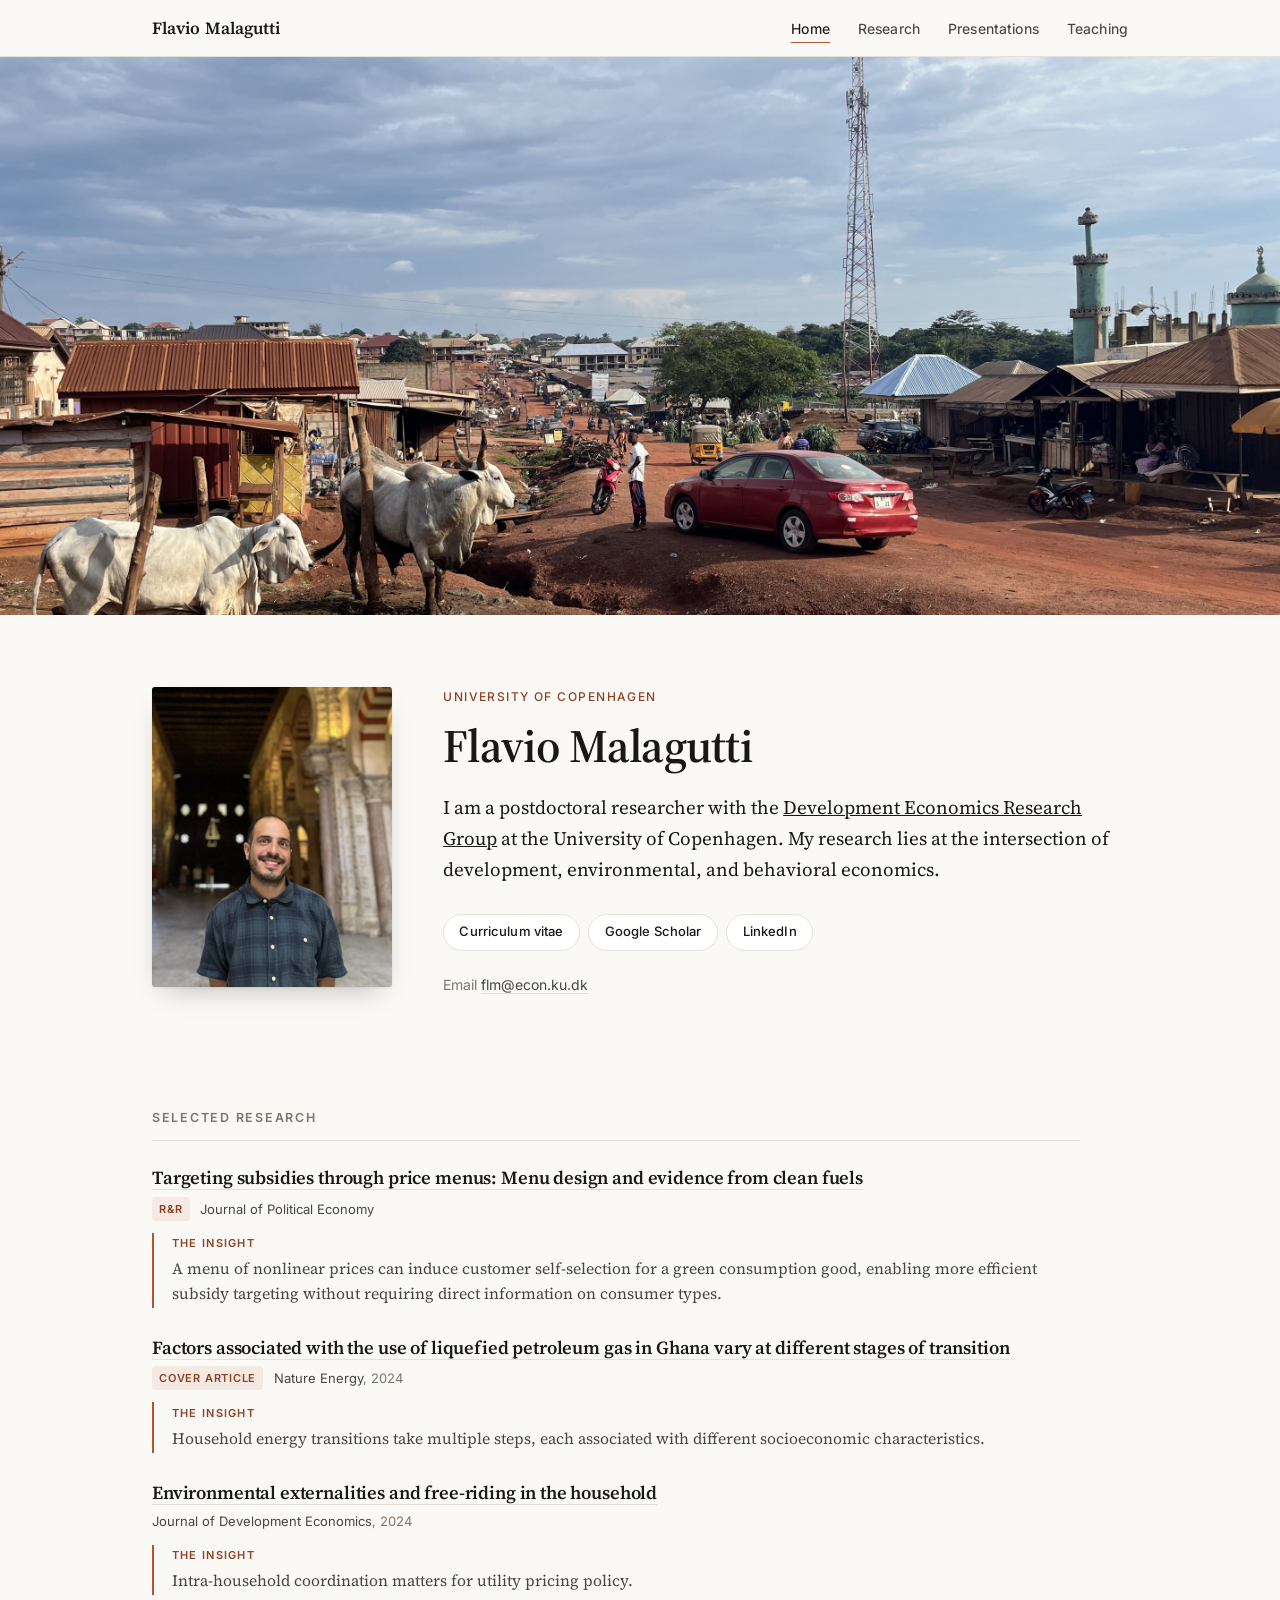
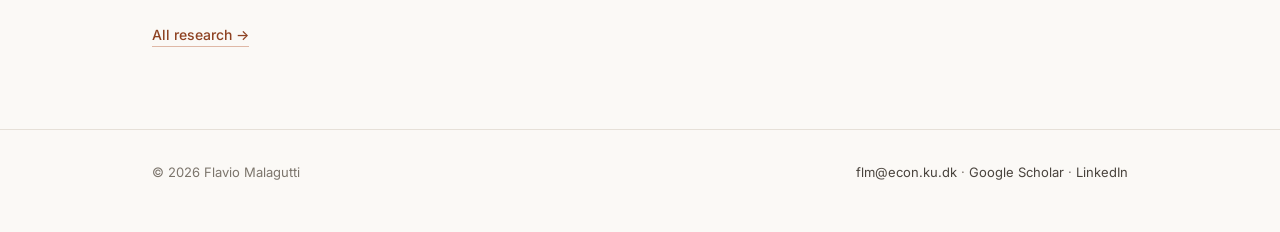
<file: index.html>
<!doctype html>
<html lang="en">
<head>
<meta charset="utf-8">
<meta name="viewport" content="width=device-width, initial-scale=1">
<title>Flavio Malagutti</title>
<meta name="description" content="Flavio Malagutti is a postdoctoral researcher in the Development Economics Research Group at the University of Copenhagen, working at the intersection of development, environmental, and behavioral economics.">
<link rel="canonical" href="https://www.flaviomalagutti.com/">
<meta property="og:type" content="website">
<meta property="og:title" content="Flavio Malagutti">
<meta property="og:description" content="Postdoctoral researcher in development, environmental, and behavioral economics at the University of Copenhagen.">
<meta property="og:url" content="https://www.flaviomalagutti.com/">
<meta property="og:image" content="https://www.flaviomalagutti.com/assets/hero.jpg">
<meta name="twitter:card" content="summary_large_image">
<link rel="preconnect" href="https://fonts.googleapis.com">
<link rel="preconnect" href="https://fonts.gstatic.com" crossorigin>
<link href="https://fonts.googleapis.com/css2?family=Inter:wght@400;500;600&family=Source+Serif+4:ital,opsz,wght@0,8..60,400;0,8..60,600;1,8..60,400&display=swap" rel="stylesheet">
<link rel="stylesheet" href="assets/site.css">
<script defer src="https://cloud.umami.is/script.js" data-website-id="8dc8abde-7fa0-499e-8d7a-d5ab45e5d22e"></script>
</head>
<body>
<a class="skip" href="#main">Skip to content</a>

<header class="site-head">
  <div class="site-head__inner">
    <a class="brand" href="/">Flavio Malagutti</a>
    <nav class="nav" aria-label="Primary">
      <a href="/" aria-current="page">Home</a>
      <a href="/research.html">Research</a>
      <a href="/presentations.html">Presentations</a>
      <a href="/teaching.html">Teaching</a>
    </nav>
  </div>
</header>

<div class="hero">
  <div class="hero__media">
    <img src="assets/hero.jpg" alt="A red-earth road running through a town, with cattle grazing in the foreground, roadside stalls and tin-roofed shops along both sides, a mosque and a telecommunications tower on the horizon." width="2860" height="1430" fetchpriority="high">
  </div>
</div>

<main id="main">

  <section class="intro">
    <div class="wrap intro__grid">
      <img class="portrait" src="assets/portrait.jpg" alt="Portrait of Flavio Malagutti." width="1200" height="1500">
      <div>
        <p class="eyebrow">University of Copenhagen</p>
        <h1>Flavio Malagutti</h1>
        <p>I am a postdoctoral researcher with the <a href="https://www.econ.ku.dk/derg/about-derg/" target="_blank" rel="noopener" data-umami-event="derg">Development Economics Research Group</a> at the University of Copenhagen. My research lies at the intersection of development, environmental, and behavioral economics.</p>

        <ul class="linkrow">
          <li><a href="assets/Malagutti_CV.pdf" target="_blank" rel="noopener" data-umami-event="cv-download">Curriculum vitae</a></li>
          <li><a href="https://scholar.google.com/citations?user=5OOvC4cAAAAJ&hl=en" target="_blank" rel="noopener" data-umami-event="google-scholar">Google Scholar</a></li>
          <li><a href="https://www.linkedin.com/in/fmalagutti" target="_blank" rel="noopener" data-umami-event="linkedin">LinkedIn</a></li>
        </ul>

        <p class="contact">Email <a href="mailto:flm@econ.ku.dk" data-umami-event="email">flm@econ.ku.dk</a></p>
      </div>
    </div>
  </section>

  <section class="section wrap">
    <div class="col">
      <h2>Selected research</h2>
      <div class="selected">

        <article class="entry">
          <h3 class="entry__title"><a href="assets/Techiman_Screening.pdf" target="_blank" rel="noopener" data-umami-event="paper-price-menus">Targeting subsidies through price menus: Menu design and evidence from clean fuels</a></h3>
          <p class="entry__meta"><span class="tag">R&amp;R</span> <em>Journal of Political Economy</em></p>
          <div class="insight">
            <span class="insight__label">The insight</span>
            <p class="insight__text">A menu of nonlinear prices can induce customer self-selection for a green consumption good, enabling more efficient subsidy targeting without requiring direct information on consumer types.</p>
          </div>
        </article>

        <article class="entry">
          <h3 class="entry__title"><a href="https://www.nature.com/articles/s41560-024-01462-5" target="_blank" rel="noopener" data-umami-event="paper-nature-energy">Factors associated with the use of liquefied petroleum gas in Ghana vary at different stages of transition</a></h3>
          <p class="entry__meta"><span class="tag">Cover article</span> <em>Nature Energy</em>, 2024</p>
          <div class="insight">
            <span class="insight__label">The insight</span>
            <p class="insight__text">Household energy transitions take multiple steps, each associated with different socioeconomic characteristics.</p>
          </div>
        </article>

        <article class="entry">
          <h3 class="entry__title"><a href="https://www.sciencedirect.com/science/article/pii/S0304387824000439" target="_blank" rel="noopener" data-umami-event="paper-jde">Environmental externalities and free-riding in the household</a></h3>
          <p class="entry__meta"><em>Journal of Development Economics</em>, 2024</p>
          <div class="insight">
            <span class="insight__label">The insight</span>
            <p class="insight__text">Intra-household coordination matters for utility pricing policy.</p>
          </div>
        </article>

      </div>
      <a class="more-link" href="/research.html">All research &rarr;</a>
    </div>
  </section>

</main>

<footer class="site-foot">
  <div class="site-foot__inner">
    <span>&copy; 2026 Flavio Malagutti</span>
    <span><a href="mailto:flm@econ.ku.dk" data-umami-event="email">flm@econ.ku.dk</a> &middot; <a href="https://scholar.google.com/citations?user=5OOvC4cAAAAJ&amp;hl=en" target="_blank" rel="noopener" data-umami-event="google-scholar">Google Scholar</a> &middot; <a href="https://www.linkedin.com/in/fmalagutti" target="_blank" rel="noopener" data-umami-event="linkedin">LinkedIn</a></span>
  </div>
</footer>

</body>
</html>
</file>
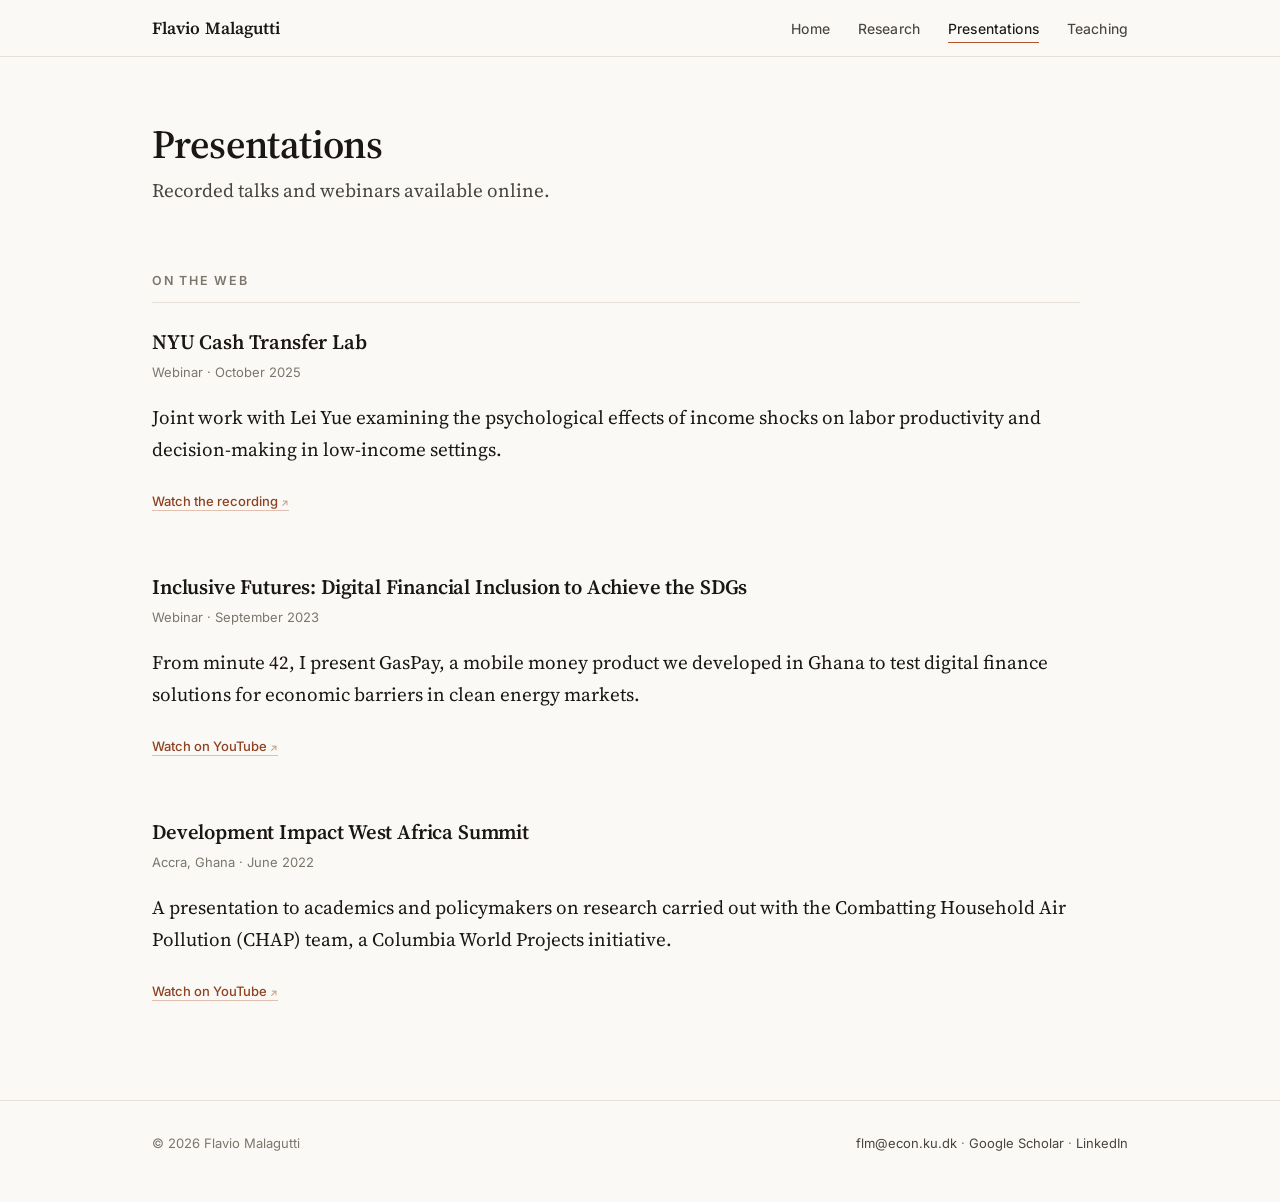
<file: presentations.html>
<!doctype html>
<html lang="en">
<head>
<meta charset="utf-8">
<meta name="viewport" content="width=device-width, initial-scale=1">
<title>Presentations — Flavio Malagutti</title>
<meta name="description" content="Recorded talks and webinars by Flavio Malagutti on clean energy, cash transfers, and behavioral economics in Ghana and Kenya.">
<link rel="canonical" href="https://www.flaviomalagutti.com/presentations.html">
<link rel="preconnect" href="https://fonts.googleapis.com">
<link rel="preconnect" href="https://fonts.gstatic.com" crossorigin>
<link href="https://fonts.googleapis.com/css2?family=Inter:wght@400;500;600&family=Source+Serif+4:ital,opsz,wght@0,8..60,400;0,8..60,600;1,8..60,400&display=swap" rel="stylesheet">
<link rel="stylesheet" href="assets/site.css">
<script defer src="https://cloud.umami.is/script.js" data-website-id="8dc8abde-7fa0-499e-8d7a-d5ab45e5d22e"></script>
</head>
<body>
<a class="skip" href="#main">Skip to content</a>

<header class="site-head">
  <div class="site-head__inner">
    <a class="brand" href="/">Flavio Malagutti</a>
    <nav class="nav" aria-label="Primary">
      <a href="/">Home</a>
      <a href="/research.html">Research</a>
      <a href="/presentations.html" aria-current="page">Presentations</a>
      <a href="/teaching.html">Teaching</a>
    </nav>
  </div>
</header>

<main id="main">
  <div class="wrap"><div class="col">
    <h1 class="page-title">Presentations</h1>
    <p class="page-intro">Recorded talks and webinars available online.</p>
  </div></div>

  <section class="section wrap">
    <div class="col">
      <h2>On the web</h2>
      <div class="entries">

        <article class="entry">
          <h3 class="entry__title">NYU Cash Transfer Lab</h3>
          <p class="entry__meta">Webinar &middot; October 2025</p>
          <p>Joint work with Lei Yue examining the psychological effects of income shocks on labor productivity and decision-making in low-income settings.</p>
          <ul class="entry__links">
            <li><a href="https://nyu.zoom.us/rec/play/2QgUTRFMjsEL3aWwrwfXPYRPuLzn0exxbOkD_rIudm3tqTZ8BZbj4bFOx_5b8rxEWYd0Y3jv_MAWEWI4.d0nbZjb02D65yQdm?accessLevel=meeting&amp;canPlayFromShare=true&amp;componentName=rec-play&amp;continueMode=true&amp;from=share_recording_detail" target="_blank" rel="noopener" data-umami-event="talk-nyu-cash-transfer-lab">Watch the recording</a></li>
          </ul>
        </article>

        <article class="entry">
          <h3 class="entry__title">Inclusive Futures: Digital Financial Inclusion to Achieve the SDGs</h3>
          <p class="entry__meta">Webinar &middot; September 2023</p>
          <p>From minute 42, I present GasPay, a mobile money product we developed in Ghana to test digital finance solutions for economic barriers in clean energy markets.</p>
          <ul class="entry__links">
            <li><a href="https://www.youtube.com/watch?v=MoiA9U5FOrI" target="_blank" rel="noopener" data-umami-event="talk-inclusive-futures">Watch on YouTube</a></li>
          </ul>
        </article>

        <article class="entry">
          <h3 class="entry__title">Development Impact West Africa Summit</h3>
          <p class="entry__meta">Accra, Ghana &middot; June 2022</p>
          <p>A presentation to academics and policymakers on research carried out with the Combatting Household Air Pollution (CHAP) team, a Columbia World Projects initiative.</p>
          <ul class="entry__links">
            <li><a href="https://www.youtube.com/watch?v=FKaiNjCSLoI" target="_blank" rel="noopener" data-umami-event="talk-west-africa-summit">Watch on YouTube</a></li>
          </ul>
        </article>

      </div>
    </div>
  </section>
</main>

<footer class="site-foot">
  <div class="site-foot__inner">
    <span>&copy; 2026 Flavio Malagutti</span>
    <span><a href="mailto:flm@econ.ku.dk" data-umami-event="email">flm@econ.ku.dk</a> &middot; <a href="https://scholar.google.com/citations?user=5OOvC4cAAAAJ&amp;hl=en" target="_blank" rel="noopener" data-umami-event="google-scholar">Google Scholar</a> &middot; <a href="https://www.linkedin.com/in/fmalagutti" target="_blank" rel="noopener" data-umami-event="linkedin">LinkedIn</a></span>
  </div>
</footer>

</body>
</html>
</file>
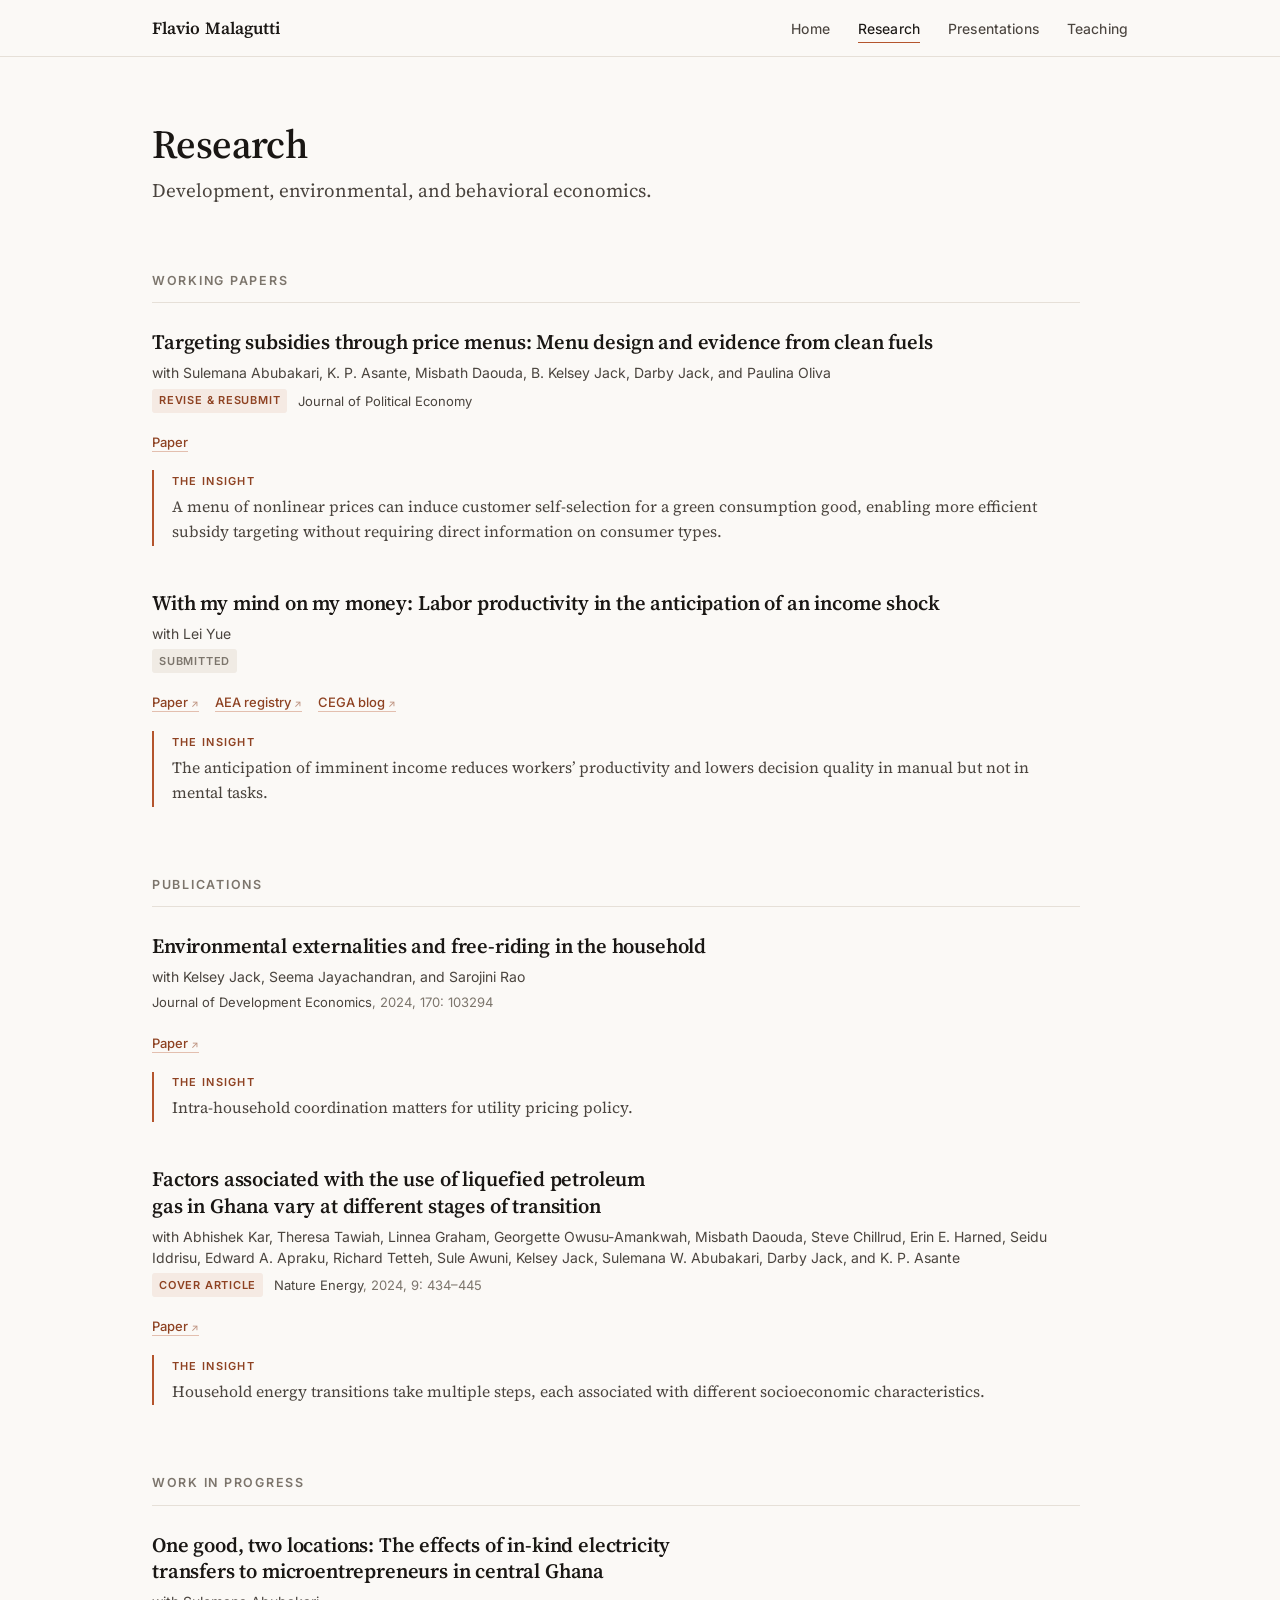
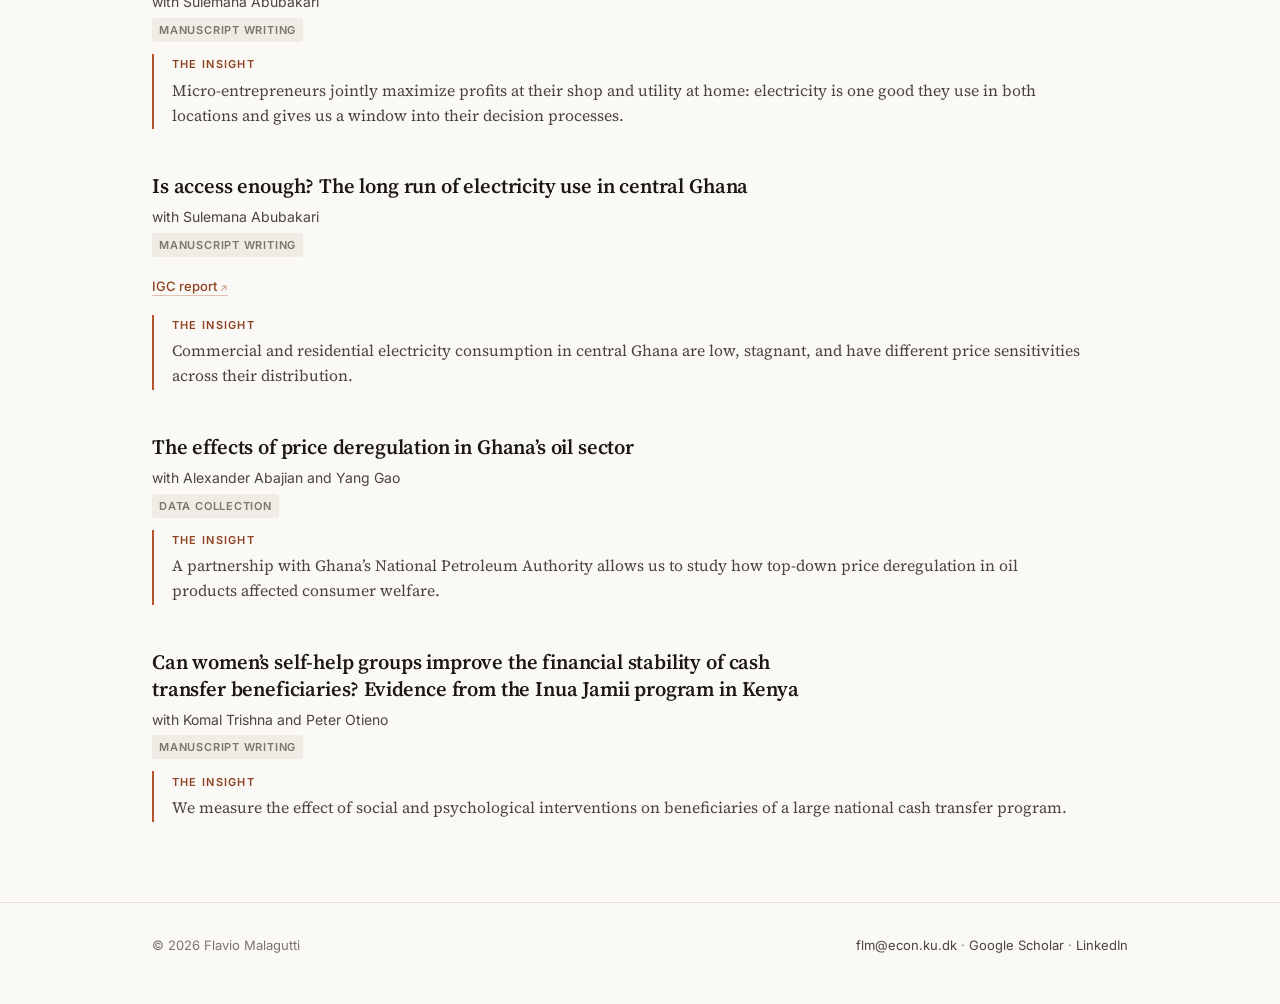
<file: research.html>
<!doctype html>
<html lang="en">
<head>
<meta charset="utf-8">
<meta name="viewport" content="width=device-width, initial-scale=1">
<title>Research — Flavio Malagutti</title>
<meta name="description" content="Working papers, publications, and work in progress by Flavio Malagutti on development, environmental, and behavioral economics.">
<link rel="canonical" href="https://www.flaviomalagutti.com/research.html">
<link rel="preconnect" href="https://fonts.googleapis.com">
<link rel="preconnect" href="https://fonts.gstatic.com" crossorigin>
<link href="https://fonts.googleapis.com/css2?family=Inter:wght@400;500;600&family=Source+Serif+4:ital,opsz,wght@0,8..60,400;0,8..60,600;1,8..60,400&display=swap" rel="stylesheet">
<link rel="stylesheet" href="assets/site.css">
<script defer src="https://cloud.umami.is/script.js" data-website-id="8dc8abde-7fa0-499e-8d7a-d5ab45e5d22e"></script>
</head>
<body>
<a class="skip" href="#main">Skip to content</a>

<header class="site-head">
  <div class="site-head__inner">
    <a class="brand" href="/">Flavio Malagutti</a>
    <nav class="nav" aria-label="Primary">
      <a href="/">Home</a>
      <a href="/research.html" aria-current="page">Research</a>
      <a href="/presentations.html">Presentations</a>
      <a href="/teaching.html">Teaching</a>
    </nav>
  </div>
</header>

<main id="main">
  <div class="wrap"><div class="col">
    <h1 class="page-title">Research</h1>
    <p class="page-intro">Development, environmental, and behavioral economics.</p>
  </div></div>

  <section class="section wrap">
    <div class="col">
      <h2>Working papers</h2>
      <div class="entries">

        <article class="entry">
          <h3 class="entry__title">Targeting subsidies through price menus: Menu design and evidence from clean fuels</h3>
          <p class="entry__authors">with Sulemana Abubakari, K.&nbsp;P. Asante, Misbath Daouda, B. Kelsey Jack, Darby Jack, and Paulina Oliva</p>
          <p class="entry__meta"><span class="tag">Revise &amp; resubmit</span> <em>Journal of Political Economy</em></p>
          <ul class="entry__links">
            <li><a href="assets/Techiman_Screening.pdf" target="_blank" rel="noopener" data-umami-event="paper-price-menus">Paper</a></li>
          </ul>
          <div class="insight">
            <span class="insight__label">The insight</span>
            <p class="insight__text">A menu of nonlinear prices can induce customer self-selection for a green consumption good, enabling more efficient subsidy targeting without requiring direct information on consumer types.</p>
          </div>
        </article>

        <article class="entry">
          <h3 class="entry__title">With my mind on my money: Labor productivity in the anticipation of an income shock</h3>
          <p class="entry__authors">with Lei Yue</p>
          <p class="entry__meta"><span class="tag tag--quiet">Submitted</span></p>
          <ul class="entry__links">
            <li><a href="https://papers.ssrn.com/sol3/papers.cfm?abstract_id=7138104" target="_blank" rel="noopener" data-umami-event="paper-income-anticipation-ssrn">Paper</a></li>
            <li><a href="https://www.socialscienceregistry.org/trials/14056" target="_blank" rel="noopener" data-umami-event="aea-registry">AEA registry</a></li>
            <li><a href="https://cega.berkeley.edu/collection/financial-concerns-cognitive-abilities-and-economic-decisions/" target="_blank" rel="noopener" data-umami-event="cega-blog">CEGA blog</a></li>
          </ul>
          <div class="insight">
            <span class="insight__label">The insight</span>
            <p class="insight__text">The anticipation of imminent income reduces workers&rsquo; productivity and lowers decision quality in manual but not in mental tasks.</p>
          </div>
        </article>

      </div>
    </div>
  </section>

  <section class="section wrap">
    <div class="col">
      <h2>Publications</h2>
      <div class="entries">

        <article class="entry">
          <h3 class="entry__title">Environmental externalities and free-riding in the household</h3>
          <p class="entry__authors">with Kelsey Jack, Seema Jayachandran, and Sarojini Rao</p>
          <p class="entry__meta"><em>Journal of Development Economics</em>, 2024, 170: 103294</p>
          <ul class="entry__links">
            <li><a href="https://www.sciencedirect.com/science/article/pii/S0304387824000439" target="_blank" rel="noopener" data-umami-event="paper-jde">Paper</a></li>
          </ul>
          <div class="insight">
            <span class="insight__label">The insight</span>
            <p class="insight__text">Intra-household coordination matters for utility pricing policy.</p>
          </div>
        </article>

        <article class="entry">
          <h3 class="entry__title">Factors associated with the use of liquefied petroleum gas in Ghana vary at different stages of transition</h3>
          <p class="entry__authors">with Abhishek Kar, Theresa Tawiah, Linnea Graham, Georgette Owusu-Amankwah, Misbath Daouda, Steve Chillrud, Erin E. Harned, Seidu Iddrisu, Edward A. Apraku, Richard Tetteh, Sule Awuni, Kelsey Jack, Sulemana W. Abubakari, Darby Jack, and K.&nbsp;P. Asante</p>
          <p class="entry__meta"><span class="tag">Cover article</span> <em>Nature Energy</em>, 2024, 9: 434&ndash;445</p>
          <ul class="entry__links">
            <li><a href="https://www.nature.com/articles/s41560-024-01462-5" target="_blank" rel="noopener" data-umami-event="paper-nature-energy">Paper</a></li>
          </ul>
          <div class="insight">
            <span class="insight__label">The insight</span>
            <p class="insight__text">Household energy transitions take multiple steps, each associated with different socioeconomic characteristics.</p>
          </div>
        </article>

      </div>
    </div>
  </section>

  <section class="section wrap">
    <div class="col">
      <h2>Work in progress</h2>
      <div class="entries">

        <article class="entry">
          <h3 class="entry__title">One good, two locations: The effects of in-kind electricity transfers to microentrepreneurs in central Ghana</h3>
          <p class="entry__authors">with Sulemana Abubakari</p>
          <p class="entry__meta"><span class="tag tag--quiet">Manuscript writing</span></p>
          <div class="insight">
            <span class="insight__label">The insight</span>
            <p class="insight__text">Micro-entrepreneurs jointly maximize profits at their shop and utility at home: electricity is one good they use in both locations and gives us a window into their decision processes.</p>
          </div>
        </article>

        <article class="entry">
          <h3 class="entry__title">Is access enough? The long run of electricity use in central Ghana</h3>
          <p class="entry__authors">with Sulemana Abubakari</p>
          <p class="entry__meta"><span class="tag tag--quiet">Manuscript writing</span></p>
          <ul class="entry__links">
            <li><a href="https://www.theigc.org/publications/access-enough-low-use-and-large-price-response-electricity-central-ghana" target="_blank" rel="noopener" data-umami-event="igc-report">IGC report</a></li>
          </ul>
          <div class="insight">
            <span class="insight__label">The insight</span>
            <p class="insight__text">Commercial and residential electricity consumption in central Ghana are low, stagnant, and have different price sensitivities across their distribution.</p>
          </div>
        </article>

        <article class="entry">
          <h3 class="entry__title">The effects of price deregulation in Ghana&rsquo;s oil sector</h3>
          <p class="entry__authors">with Alexander Abajian and Yang Gao</p>
          <p class="entry__meta"><span class="tag tag--quiet">Data collection</span></p>
          <div class="insight">
            <span class="insight__label">The insight</span>
            <p class="insight__text">A partnership with Ghana&rsquo;s National Petroleum Authority allows us to study how top-down price deregulation in oil products affected consumer welfare.</p>
          </div>
        </article>

        <article class="entry">
          <h3 class="entry__title">Can women&rsquo;s self-help groups improve the financial stability of cash transfer beneficiaries? Evidence from the Inua Jamii program in Kenya</h3>
          <p class="entry__authors">with Komal Trishna and Peter Otieno</p>
          <p class="entry__meta"><span class="tag tag--quiet">Manuscript writing</span></p>
          <div class="insight">
            <span class="insight__label">The insight</span>
            <p class="insight__text">We measure the effect of social and psychological interventions on beneficiaries of a large national cash transfer program.</p>
          </div>
        </article>

      </div>
    </div>
  </section>
</main>

<footer class="site-foot">
  <div class="site-foot__inner">
    <span>&copy; 2026 Flavio Malagutti</span>
    <span><a href="mailto:flm@econ.ku.dk" data-umami-event="email">flm@econ.ku.dk</a> &middot; <a href="https://scholar.google.com/citations?user=5OOvC4cAAAAJ&amp;hl=en" target="_blank" rel="noopener" data-umami-event="google-scholar">Google Scholar</a> &middot; <a href="https://www.linkedin.com/in/fmalagutti" target="_blank" rel="noopener" data-umami-event="linkedin">LinkedIn</a></span>
  </div>
</footer>

</body>
</html>
</file>
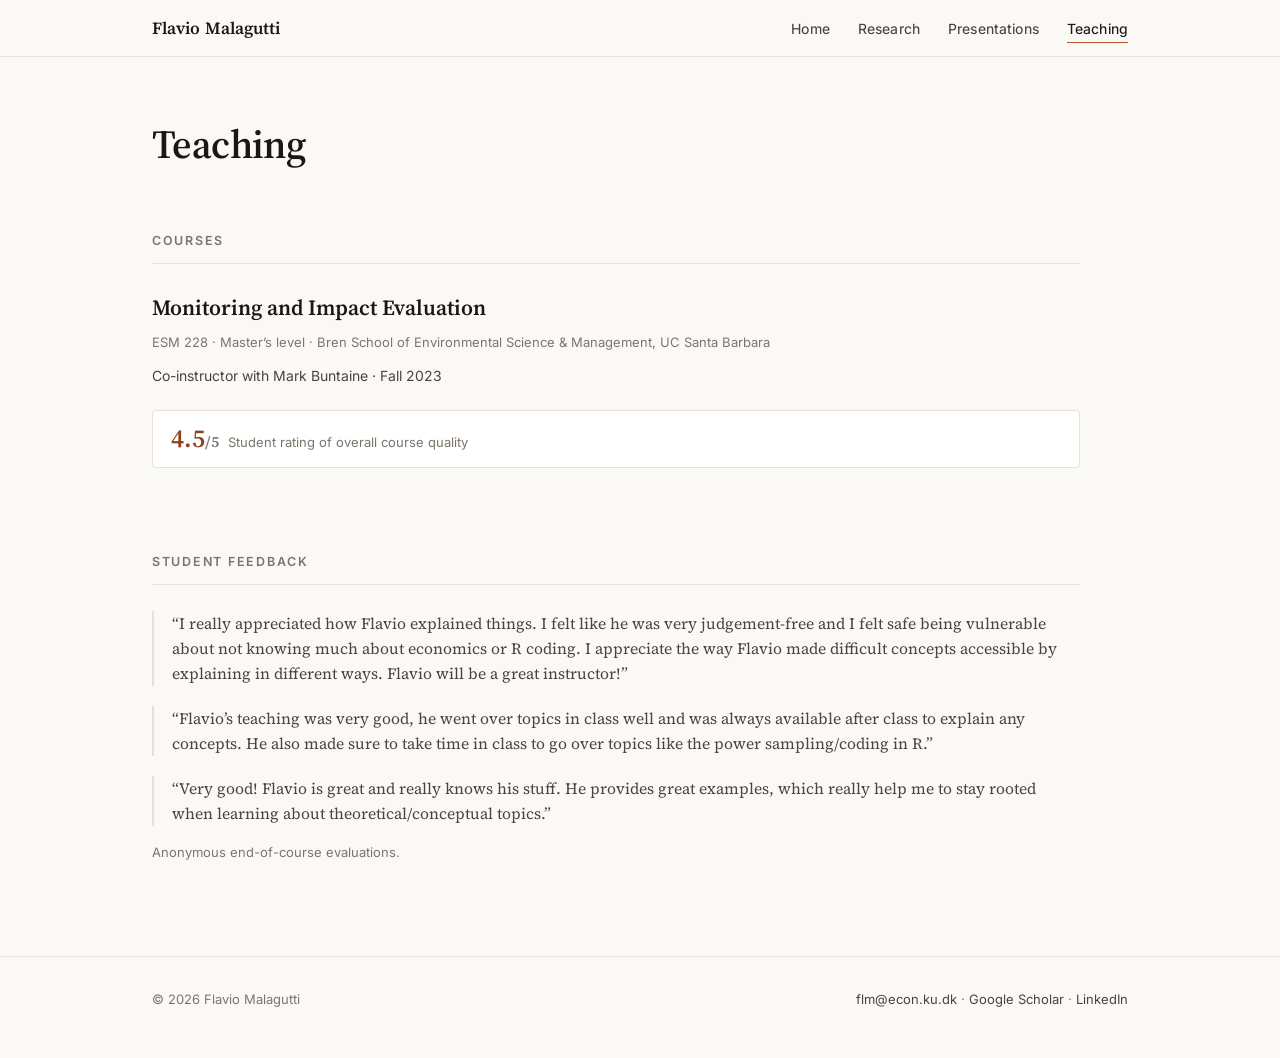
<file: teaching.html>
<!doctype html>
<html lang="en">
<head>
<meta charset="utf-8">
<meta name="viewport" content="width=device-width, initial-scale=1">
<title>Teaching — Flavio Malagutti</title>
<meta name="description" content="Teaching by Flavio Malagutti, including Monitoring and Impact Evaluation (ESM 228) at UC Santa Barbara.">
<link rel="canonical" href="https://www.flaviomalagutti.com/teaching.html">
<link rel="preconnect" href="https://fonts.googleapis.com">
<link rel="preconnect" href="https://fonts.gstatic.com" crossorigin>
<link href="https://fonts.googleapis.com/css2?family=Inter:wght@400;500;600&family=Source+Serif+4:ital,opsz,wght@0,8..60,400;0,8..60,600;1,8..60,400&display=swap" rel="stylesheet">
<link rel="stylesheet" href="assets/site.css">
<script defer src="https://cloud.umami.is/script.js" data-website-id="8dc8abde-7fa0-499e-8d7a-d5ab45e5d22e"></script>
</head>
<body>
<a class="skip" href="#main">Skip to content</a>

<header class="site-head">
  <div class="site-head__inner">
    <a class="brand" href="/">Flavio Malagutti</a>
    <nav class="nav" aria-label="Primary">
      <a href="/">Home</a>
      <a href="/research.html">Research</a>
      <a href="/presentations.html">Presentations</a>
      <a href="/teaching.html" aria-current="page">Teaching</a>
    </nav>
  </div>
</header>

<main id="main">
  <div class="wrap"><div class="col">
    <h1 class="page-title">Teaching</h1>
  </div></div>

  <section class="section wrap">
    <div class="col course">
      <h2>Courses</h2>

      <h3 class="course__title">Monitoring and Impact Evaluation</h3>
      <p class="entry__meta">ESM 228 &middot; Master&rsquo;s level &middot; Bren School of Environmental Science &amp; Management, UC Santa Barbara</p>
      <p class="entry__authors">Co-instructor with Mark Buntaine &middot; Fall 2023</p>

      <div class="stat">
        <span class="stat__num">4.5<span style="font-size:.6em; color:var(--ink-3)">/5</span></span>
        <span class="stat__label">Student rating of overall course quality</span>
      </div>
    </div>
  </section>

  <section class="section wrap">
    <div class="col">
      <h2>Student feedback</h2>
      <div class="quotes">
        <blockquote class="quote">
          <p>&ldquo;I really appreciated how Flavio explained things. I felt like he was very judgement-free and I felt safe being vulnerable about not knowing much about economics or R coding. I appreciate the way Flavio made difficult concepts accessible by explaining in different ways. Flavio will be a great instructor!&rdquo;</p>
        </blockquote>
        <blockquote class="quote">
          <p>&ldquo;Flavio&rsquo;s teaching was very good, he went over topics in class well and was always available after class to explain any concepts. He also made sure to take time in class to go over topics like the power sampling/coding in R.&rdquo;</p>
        </blockquote>
        <blockquote class="quote">
          <p>&ldquo;Very good! Flavio is great and really knows his stuff. He provides great examples, which really help me to stay rooted when learning about theoretical/conceptual topics.&rdquo;</p>
        </blockquote>
      </div>
      <p class="entry__meta" style="margin-top:1rem">Anonymous end-of-course evaluations.</p>
    </div>
  </section>
</main>

<footer class="site-foot">
  <div class="site-foot__inner">
    <span>&copy; 2026 Flavio Malagutti</span>
    <span><a href="mailto:flm@econ.ku.dk" data-umami-event="email">flm@econ.ku.dk</a> &middot; <a href="https://scholar.google.com/citations?user=5OOvC4cAAAAJ&amp;hl=en" target="_blank" rel="noopener" data-umami-event="google-scholar">Google Scholar</a> &middot; <a href="https://www.linkedin.com/in/fmalagutti" target="_blank" rel="noopener" data-umami-event="linkedin">LinkedIn</a></span>
  </div>
</footer>

</body>
</html>
</file>
<file: assets/site.css>
/* ============================================================
   flaviomalagutti.com — site styles
   Single stylesheet, no build step.
   ============================================================ */

/* ---- Tokens ------------------------------------------------ */
:root {
  --paper:      #FBF9F6;
  --surface:    #FFFFFF;
  --ink:        #1A1714;
  --ink-2:      #4A443E;
  --ink-3:      #7C756C;
  --rule:       #E6E0D8;
  --rule-soft:  #F0EBE4;
  --accent:     #B4552D;
  --accent-ink: #8E4222;
  --accent-bg:  #F5EAE3;

  --serif: "Source Serif 4", "Iowan Old Style", Georgia, "Times New Roman", serif;
  --sans:  "Inter", -apple-system, BlinkMacSystemFont, "Segoe UI", Helvetica, Arial, sans-serif;

  --measure: 58rem;   /* reading column */
  --wide:    66rem;   /* page frame     */
  --pad:     clamp(1.25rem, 5vw, 2.5rem);
}

@media (prefers-color-scheme: dark) {
  :root {
    --paper:      #141210;
    --surface:    #1C1917;
    --ink:        #EDE8E2;
    --ink-2:      #BDB5AB;
    --ink-3:      #8C8479;
    --rule:       #302B26;
    --rule-soft:  #241F1B;
    --accent:     #E08A5E;
    --accent-ink: #EFA57C;
    --accent-bg:  #271D17;
  }
}

/* ---- Reset ------------------------------------------------- */
*, *::before, *::after { box-sizing: border-box; }
html { -webkit-text-size-adjust: 100%; scroll-behavior: smooth; }
body {
  margin: 0;
  background: var(--paper);
  color: var(--ink);
  font-family: var(--serif);
  font-size: clamp(1.0625rem, 0.35vw + 1rem, 1.1875rem);
  line-height: 1.65;
  font-synthesis-weight: none;
  -webkit-font-smoothing: antialiased;
}
img { max-width: 100%; display: block; }
a { color: inherit; }

/* ---- Layout ------------------------------------------------ */
.wrap  { max-width: var(--wide);    margin-inline: auto; padding-inline: var(--pad); }
.col   { max-width: var(--measure); }
main   { padding-bottom: 5rem; }

/* ---- Skip link --------------------------------------------- */
.skip {
  position: absolute; left: -9999px;
  background: var(--accent); color: #fff;
  padding: .6rem 1rem; border-radius: 0 0 .4rem 0; z-index: 100;
  font-family: var(--sans); font-size: .9rem;
}
.skip:focus { left: 0; top: 0; }

/* ---- Header / nav ------------------------------------------ */
.site-head {
  position: sticky; top: 0; z-index: 50;
  background: color-mix(in srgb, var(--paper) 88%, transparent);
  backdrop-filter: saturate(1.4) blur(10px);
  border-bottom: 1px solid var(--rule);
}
.site-head__inner {
  max-width: var(--wide); margin-inline: auto; padding: .85rem var(--pad);
  display: flex; align-items: baseline; gap: 1.5rem;
  flex-wrap: wrap;
}
.brand {
  font-family: var(--serif); font-weight: 600; font-size: 1.0625rem;
  letter-spacing: .005em; text-decoration: none; color: var(--ink);
  margin-right: auto; white-space: nowrap;
}
.brand:hover { color: var(--accent); }

.nav { display: flex; gap: clamp(.9rem, 2.5vw, 1.75rem); flex-wrap: wrap; }
.nav a {
  font-family: var(--sans); font-size: .875rem; font-weight: 450;
  letter-spacing: .01em; color: var(--ink-2); text-decoration: none;
  padding-bottom: 2px; border-bottom: 1.5px solid transparent;
}
.nav a:hover { color: var(--ink); border-bottom-color: var(--rule); }
.nav a[aria-current="page"] { color: var(--ink); border-bottom-color: var(--accent); }

/* ---- Hero -------------------------------------------------- */
.hero { position: relative; background: var(--rule-soft); }
.hero__media {
  position: relative;
  width: 100%;
  aspect-ratio: 2 / 1;    /* matches the crop of hero.jpg */
  min-height: 260px;
  max-height: 62vh;
  overflow: hidden;
  /* Fallback wash while the photo loads (or if it is missing) */
  background:
    linear-gradient(160deg, #C9805A 0%, #A65B37 45%, #6E4B33 100%);
}
.hero__media img { width: 100%; height: 100%; object-fit: cover; object-position: 42% center; }
@media (max-width: 640px) { .hero__media { aspect-ratio: 5 / 3; } }

/* ---- Intro block ------------------------------------------- */
.intro { padding: clamp(2.5rem, 6vw, 4.5rem) 0 clamp(2rem, 5vw, 3.5rem); }
.intro__grid {
  display: grid; gap: clamp(1.75rem, 4vw, 3.25rem);
  grid-template-columns: minmax(0, 15rem) minmax(0, 1fr);
  align-items: start;
}
@media (max-width: 780px) {
  .intro__grid { grid-template-columns: 1fr; }
  .portrait { max-width: 13rem; }
}
.portrait {
  border-radius: 3px;
  background: var(--rule-soft);
  /* height:auto is required so aspect-ratio wins over the HTML height attribute */
  aspect-ratio: 4 / 5; object-fit: cover; width: 100%; height: auto;
  box-shadow: 0 1px 2px rgba(0,0,0,.06), 0 12px 28px -12px rgba(0,0,0,.28);
}

.eyebrow {
  font-family: var(--sans); font-size: .75rem; font-weight: 500;
  letter-spacing: .12em; text-transform: uppercase; color: var(--accent-ink);
  margin: 0 0 .85rem;
}
h1 {
  font-family: var(--serif); font-weight: 600;
  font-size: clamp(2rem, 4.5vw, 2.9rem); line-height: 1.12;
  letter-spacing: -.015em; margin: 0 0 1.1rem;
}
.intro p { max-width: var(--measure); }
.intro p + p { margin-top: 1rem; }

/* ---- Link row ---------------------------------------------- */
.linkrow { display: flex; flex-wrap: wrap; gap: .55rem; margin: 1.75rem 0 0; padding: 0; list-style: none; }
.linkrow a {
  display: inline-block;
  font-family: var(--sans); font-size: .8125rem; font-weight: 500; letter-spacing: .01em;
  text-decoration: none; color: var(--ink);
  border: 1px solid var(--rule); border-radius: 999px;
  padding: .42rem .95rem; background: var(--surface);
  transition: border-color .15s, color .15s, background .15s;
}
.linkrow a:hover { border-color: var(--accent); color: var(--accent-ink); background: var(--accent-bg); }

.contact {
  font-family: var(--sans); font-size: .875rem; color: var(--ink-3);
  margin: 1.4rem 0 0;
}
.contact a { color: var(--ink-2); text-decoration-color: var(--rule); text-underline-offset: 3px; }
.contact a:hover { color: var(--accent-ink); }

/* ---- Section headings -------------------------------------- */
.section { padding-top: clamp(2.25rem, 5vw, 3.5rem); }
.section + .section { padding-top: clamp(2.75rem, 6vw, 4.25rem); }
h2 {
  font-family: var(--sans); font-size: .78rem; font-weight: 600;
  letter-spacing: .14em; text-transform: uppercase; color: var(--ink-3);
  margin: 0 0 1.6rem; padding-bottom: .7rem;
  border-bottom: 1px solid var(--rule);
}
.page-title {
  font-family: var(--serif); font-weight: 600;
  font-size: clamp(1.9rem, 4vw, 2.5rem); line-height: 1.15; letter-spacing: -.015em;
  margin: clamp(2.5rem, 6vw, 4rem) 0 .5rem;
}
.page-intro { color: var(--ink-2); max-width: var(--measure); margin: 0 0 .5rem; }

/* ---- Entry (paper / talk / course) -------------------------- */
.entries { display: grid; gap: clamp(2rem, 4vw, 2.75rem); }
.entry { max-width: var(--measure); }
.entry__title {
  font-family: var(--serif); font-weight: 600;
  font-size: 1.28rem; line-height: 1.3; letter-spacing: -.008em;
  margin: 0 0 .4rem; text-wrap: balance;
}
.entry__title a { text-decoration: none; background-image: linear-gradient(var(--rule), var(--rule)); background-size: 100% 1px; background-repeat: no-repeat; background-position: 0 100%; }
.entry__title a:hover { color: var(--accent-ink); background-image: linear-gradient(var(--accent), var(--accent)); }
.entry__authors {
  font-family: var(--sans); font-size: .875rem; line-height: 1.5;
  color: var(--ink-2); margin: 0 0 .35rem;
}
.entry__meta {
  font-family: var(--sans); font-size: .8125rem; color: var(--ink-3);
  margin: 0 0 .75rem;
}
.entry__meta em { font-style: normal; color: var(--ink-2); }

.tag {
  display: inline-block; font-family: var(--sans);
  font-size: .6875rem; font-weight: 600; letter-spacing: .07em; text-transform: uppercase;
  color: var(--accent-ink); background: var(--accent-bg);
  border-radius: 3px; padding: .18rem .45rem; margin-right: .4rem;
  vertical-align: 1px;
}
.tag--quiet { color: var(--ink-3); background: var(--rule-soft); }

.entry__links { display: flex; flex-wrap: wrap; gap: .4rem 1rem; margin: 0 0 .9rem; padding: 0; list-style: none; }
.entry__links a {
  font-family: var(--sans); font-size: .8125rem; font-weight: 500;
  color: var(--accent-ink); text-decoration: none;
  border-bottom: 1px solid color-mix(in srgb, var(--accent) 35%, transparent);
  padding-bottom: 1px;
}
.entry__links a:hover { border-bottom-color: var(--accent); }
/* only flag links that actually leave the site */
.entry__links a[href^="http"]::after { content: " ↗"; font-size: .75em; opacity: .55; }

/* The signature "insight" device */
.insight {
  margin: 0; padding: .1rem 0 .1rem 1.1rem;
  border-left: 2px solid var(--accent);
}
.insight__label {
  display: block; font-family: var(--sans);
  font-size: .6875rem; font-weight: 600; letter-spacing: .12em; text-transform: uppercase;
  color: var(--accent-ink); margin-bottom: .25rem;
}
.insight__text {
  font-family: var(--serif); font-size: .98rem; line-height: 1.6;
  color: var(--ink-2); margin: 0;
}

/* ---- Selected work on home --------------------------------- */
.selected { display: grid; gap: 1.75rem; }
.selected .entry__title { font-size: 1.15rem; }
.more-link {
  display: inline-block; margin-top: 1.75rem;
  font-family: var(--sans); font-size: .875rem; font-weight: 500;
  color: var(--accent-ink); text-decoration: none;
  border-bottom: 1px solid color-mix(in srgb, var(--accent) 40%, transparent);
}
.more-link:hover { border-bottom-color: var(--accent); }

/* ---- Teaching ---------------------------------------------- */
.course { max-width: var(--measure); }
.course__title { font-family: var(--serif); font-weight: 600; font-size: 1.35rem; margin: 0 0 .4rem; }
.stat {
  display: flex; align-items: baseline; gap: .6rem;
  margin: 1.5rem 0 1rem; padding: .9rem 1.1rem;
  background: var(--surface); border: 1px solid var(--rule); border-radius: 4px;
}
.stat__num { font-family: var(--serif); font-weight: 600; font-size: 1.6rem; color: var(--accent-ink); line-height: 1; }
.stat__label { font-family: var(--sans); font-size: .8125rem; color: var(--ink-3); }

.quotes { display: grid; gap: 1.25rem; margin: 0; padding: 0; }
.quote {
  margin: 0; padding: 0 0 0 1.1rem; border-left: 2px solid var(--rule);
  font-size: .98rem; line-height: 1.6; color: var(--ink-2);
}
.quote p { margin: 0; }

/* ---- Footer ------------------------------------------------ */
.site-foot {
  border-top: 1px solid var(--rule);
  padding: 2rem 0 3rem;
  font-family: var(--sans); font-size: .8125rem; color: var(--ink-3);
}
.site-foot__inner {
  max-width: var(--wide); margin-inline: auto; padding-inline: var(--pad);
  display: flex; flex-wrap: wrap; gap: .75rem 1.5rem; justify-content: space-between;
}
.site-foot a { color: var(--ink-2); text-decoration: none; }
.site-foot a:hover { color: var(--accent-ink); }

/* ---- Focus & motion ---------------------------------------- */
:focus-visible { outline: 2px solid var(--accent); outline-offset: 3px; border-radius: 2px; }
@media (prefers-reduced-motion: reduce) {
  html { scroll-behavior: auto; }
  * { transition-duration: .01ms !important; }
}
</file>
